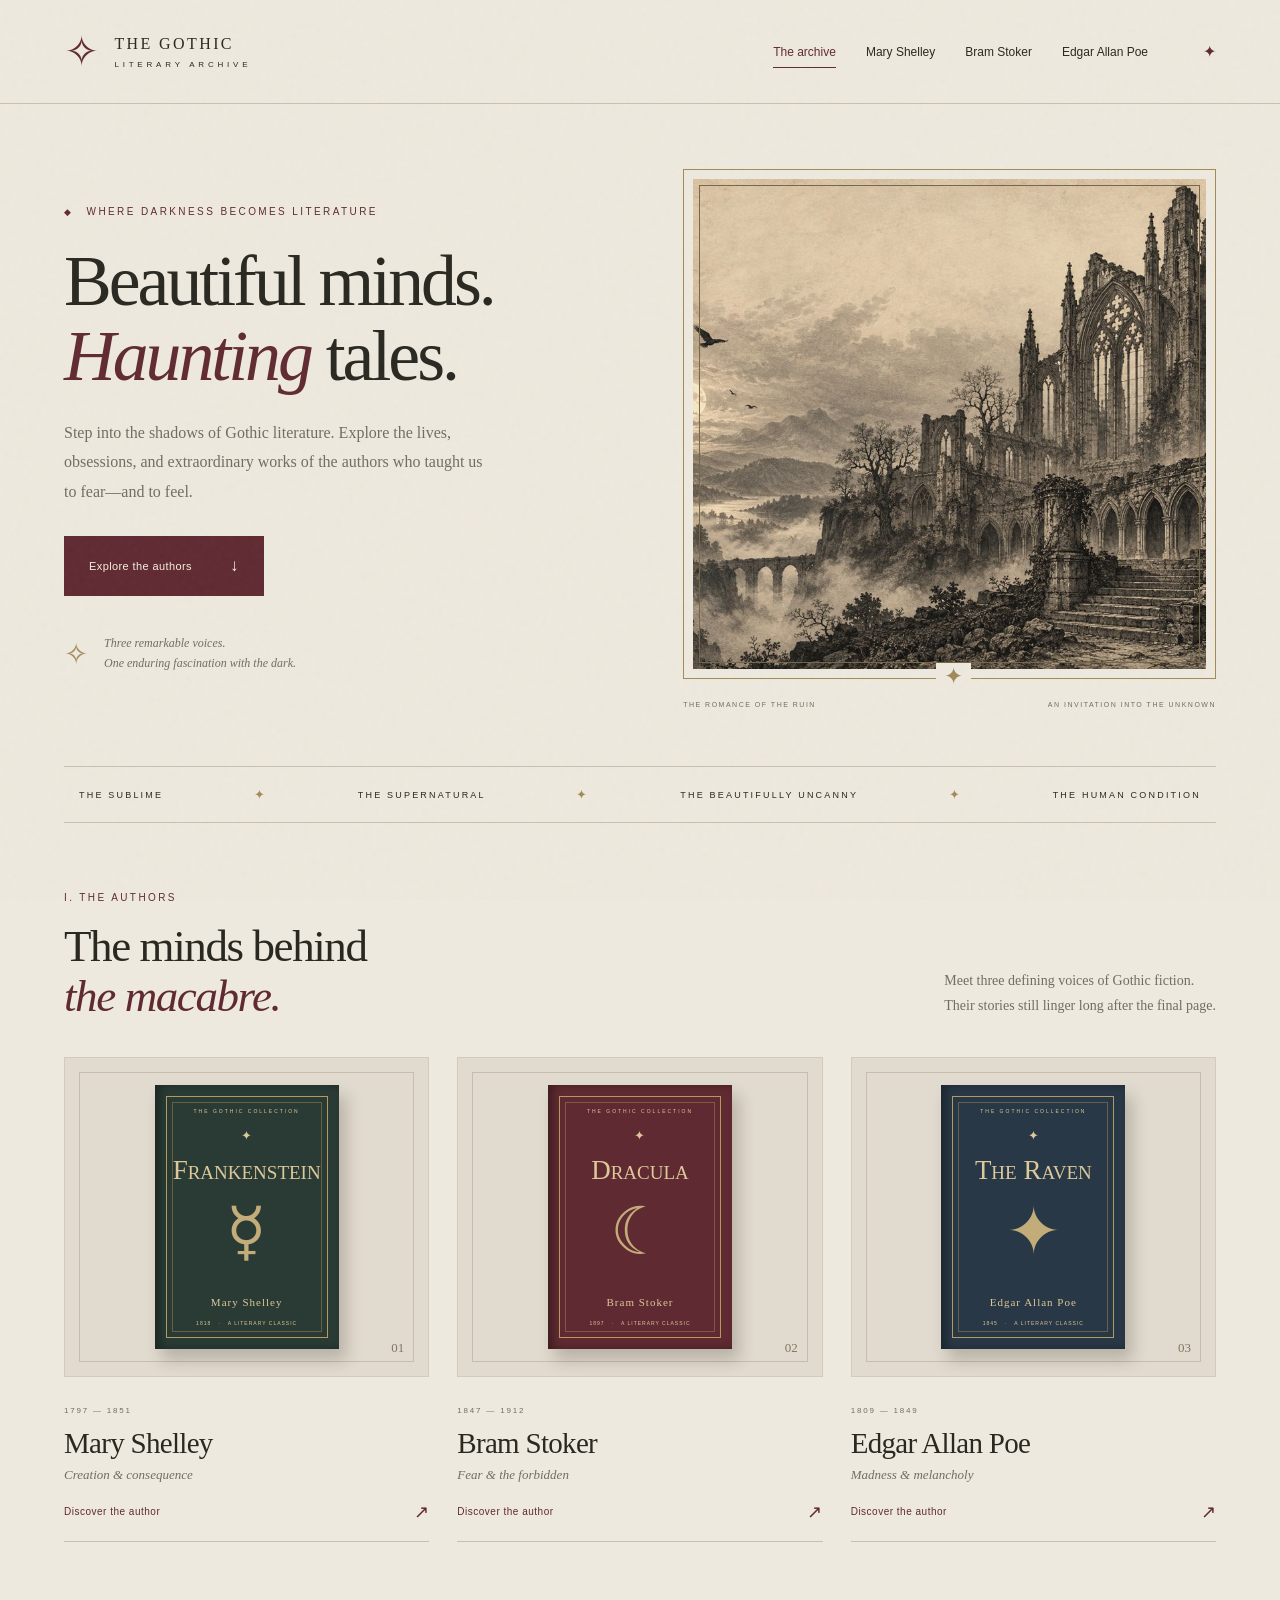
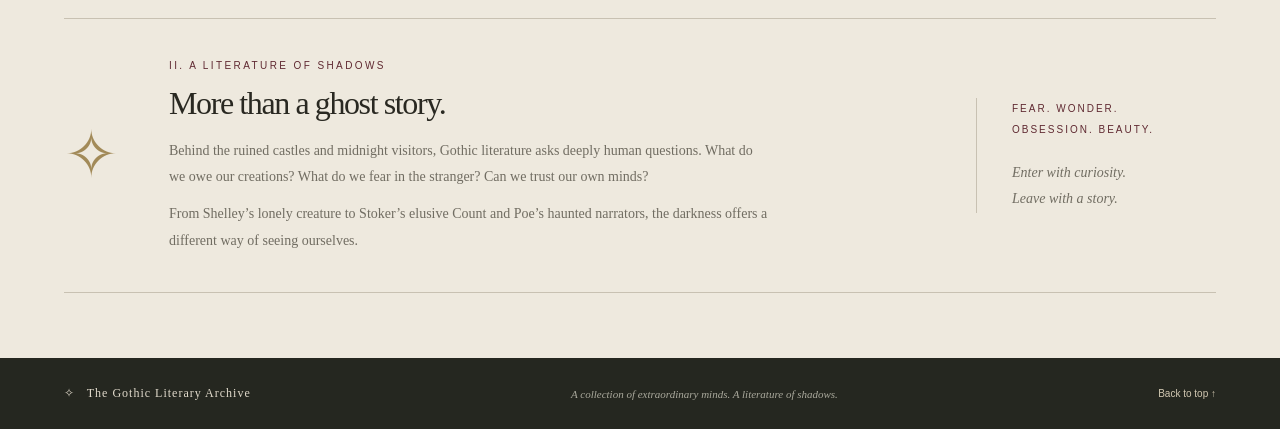
<file: index.html>
<!doctype html><html lang="en"><head><meta charset="utf-8"><meta name="viewport" content="width=device-width, initial-scale=1"><meta name="description" content="Explore the lives and works of Mary Shelley, Bram Stoker, and Edgar Allan Poe. A beautifully curated introduction to Gothic literature."><title>Gothic Horror Authors | The Gothic Literary Archive</title><link rel="stylesheet" href="assets/style.css"></head><body><a class="skip" href="#main">Skip to content</a><header><a class="brand" href="index.html"><span class="brand-icon">✧</span><span>THE GOTHIC<span class="brand-sub">LITERARY ARCHIVE</span></span></a><nav aria-label="Main navigation"><a aria-current="page" href="index.html">The archive</a><a  href="mary_shelley.html">Mary Shelley</a><a  href="bram_stoker.html">Bram Stoker</a><a  href="edgar_allan_poe.html">Edgar Allan Poe</a></nav><span class="nav-mark" aria-hidden="true">✦</span></header><main id="main"><section class="hero" id="top"><div class="hero-copy"><p class="eyebrow"><span class="tiny-diamond">◆</span> WHERE DARKNESS BECOMES LITERATURE</p><h1>Beautiful minds.<br><em>Haunting</em> tales.</h1><p class="intro">Step into the shadows of Gothic literature. Explore the lives, obsessions, and extraordinary works of the authors who taught us to fear—and to feel.</p><a class="button" href="#authors">Explore the authors <span>↓</span></a><div class="hero-note"><span>✧</span><p>Three remarkable voices.<br>One enduring fascination with the dark.</p></div></div><figure class="hero-art"><div class="art-frame"><img src="assets/abbey.jpg" alt="An atmospheric engraving of a ruined Gothic abbey in moonlight"><span class="art-corner">✦</span></div><figcaption><span>THE ROMANCE OF THE RUIN</span><span>AN INVITATION INTO THE UNKNOWN</span></figcaption></figure></section><div class="chapter-band"><span>THE SUBLIME</span><b>✦</b><span>THE SUPERNATURAL</span><b>✦</b><span>THE BEAUTIFULLY UNCANNY</span><b>✦</b><span>THE HUMAN CONDITION</span></div><section class="authors section" id="authors"><div class="section-heading"><div><p class="eyebrow">I. THE AUTHORS</p><h2>The minds behind<br><em>the macabre.</em></h2></div><p>Meet three defining voices of Gothic fiction.<br>Their stories still linger long after the final page.</p></div><div class="author-grid"><a class="author-card" href="mary_shelley.html"><div class="card-art"><div class="book-cover mary_shelley "><span class="cover-top">THE GOTHIC COLLECTION</span><span class="cover-rule">✦</span><span class="cover-title">Frankenstein</span><span class="cover-symbol" aria-hidden="true">☿</span><span class="cover-author">Mary Shelley</span><span class="cover-bottom">1818 &nbsp; · &nbsp; A LITERARY CLASSIC</span></div><span class="card-no">01</span></div><div class="card-info"><span class="eyebrow">1797 — 1851</span><h3>Mary Shelley</h3><p>Creation & consequence</p><span class="text-link">Discover the author <span>↗</span></span></div></a><a class="author-card" href="bram_stoker.html"><div class="card-art"><div class="book-cover bram_stoker "><span class="cover-top">THE GOTHIC COLLECTION</span><span class="cover-rule">✦</span><span class="cover-title">Dracula</span><span class="cover-symbol" aria-hidden="true">☾</span><span class="cover-author">Bram Stoker</span><span class="cover-bottom">1897 &nbsp; · &nbsp; A LITERARY CLASSIC</span></div><span class="card-no">02</span></div><div class="card-info"><span class="eyebrow">1847 — 1912</span><h3>Bram Stoker</h3><p>Fear & the forbidden</p><span class="text-link">Discover the author <span>↗</span></span></div></a><a class="author-card" href="edgar_allan_poe.html"><div class="card-art"><div class="book-cover edgar_allan_poe "><span class="cover-top">THE GOTHIC COLLECTION</span><span class="cover-rule">✦</span><span class="cover-title">The Raven</span><span class="cover-symbol" aria-hidden="true">✦</span><span class="cover-author">Edgar Allan Poe</span><span class="cover-bottom">1845 &nbsp; · &nbsp; A LITERARY CLASSIC</span></div><span class="card-no">03</span></div><div class="card-info"><span class="eyebrow">1809 — 1849</span><h3>Edgar Allan Poe</h3><p>Madness & melancholy</p><span class="text-link">Discover the author <span>↗</span></span></div></a></div></section><section class="gothic-note section" id="about"><div class="note-emblem" aria-hidden="true">✧</div><div><p class="eyebrow">II. A LITERATURE OF SHADOWS</p><h2>More than a ghost story.</h2><p>Behind the ruined castles and midnight visitors, Gothic literature asks deeply human questions. What do we owe our creations? What do we fear in the stranger? Can we trust our own minds?</p><p>From Shelley’s lonely creature to Stoker’s elusive Count and Poe’s haunted narrators, the darkness offers a different way of seeing ourselves.</p></div><div class="note-aside"><span>FEAR. WONDER.<br>OBSESSION. BEAUTY.</span><p>Enter with curiosity.<br>Leave with a story.</p></div></section></main><footer><a class="brand" href="index.html">✧ &nbsp; The Gothic Literary Archive</a><p>A collection of extraordinary minds. A literature of shadows.</p><a href="#top">Back to top ↑</a></footer></body></html>
</file>
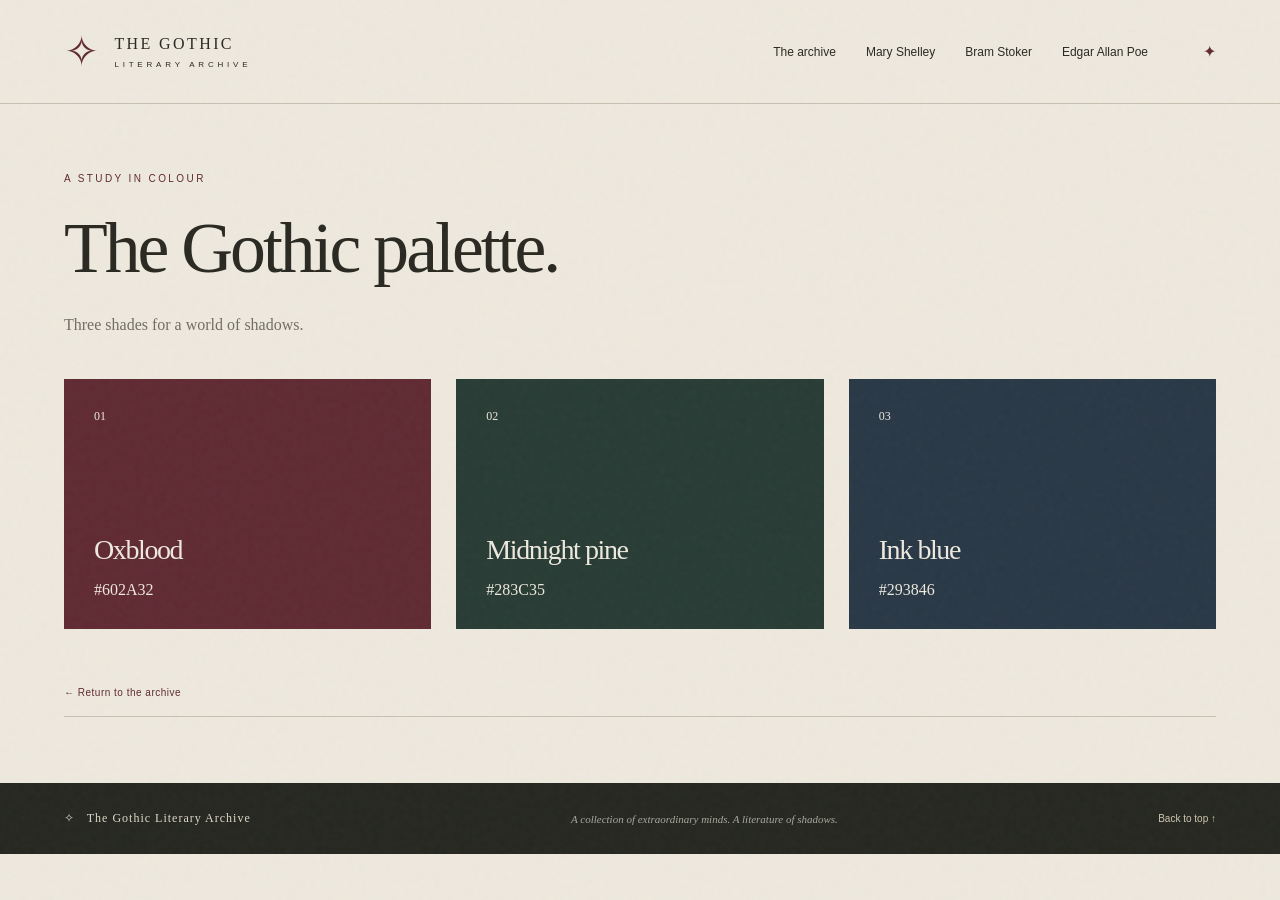
<file: boxtask.html>
<!doctype html><html lang="en"><head><meta charset="utf-8"><meta name="viewport" content="width=device-width, initial-scale=1"><meta name="description" content="Explore the lives and works of Mary Shelley, Bram Stoker, and Edgar Allan Poe. A beautifully curated introduction to Gothic literature."><title>A study in colour | The Gothic Literary Archive</title><link rel="stylesheet" href="assets/style.css"></head><body><a class="skip" href="#main">Skip to content</a><header><a class="brand" href="index.html"><span class="brand-icon">✧</span><span>THE GOTHIC<span class="brand-sub">LITERARY ARCHIVE</span></span></a><nav aria-label="Main navigation"><a  href="index.html">The archive</a><a  href="mary_shelley.html">Mary Shelley</a><a  href="bram_stoker.html">Bram Stoker</a><a  href="edgar_allan_poe.html">Edgar Allan Poe</a></nav><span class="nav-mark" aria-hidden="true">✦</span></header><main id="main"><section class="section" id="top"><p class="eyebrow">A STUDY IN COLOUR</p><h1>The Gothic palette.</h1><p class="intro">Three shades for a world of shadows.</p><div class="swatches"><section id="red"><span>01</span><h2>Oxblood</h2><p>#602A32</p></section><section id="green"><span>02</span><h2>Midnight pine</h2><p>#283C35</p></section><section id="blue"><span>03</span><h2>Ink blue</h2><p>#293846</p></section></div><a class="text-link" href="index.html">← Return to the archive</a></section></main><footer><a class="brand" href="index.html">✧ &nbsp; The Gothic Literary Archive</a><p>A collection of extraordinary minds. A literature of shadows.</p><a href="#top">Back to top ↑</a></footer></body></html>
</file>
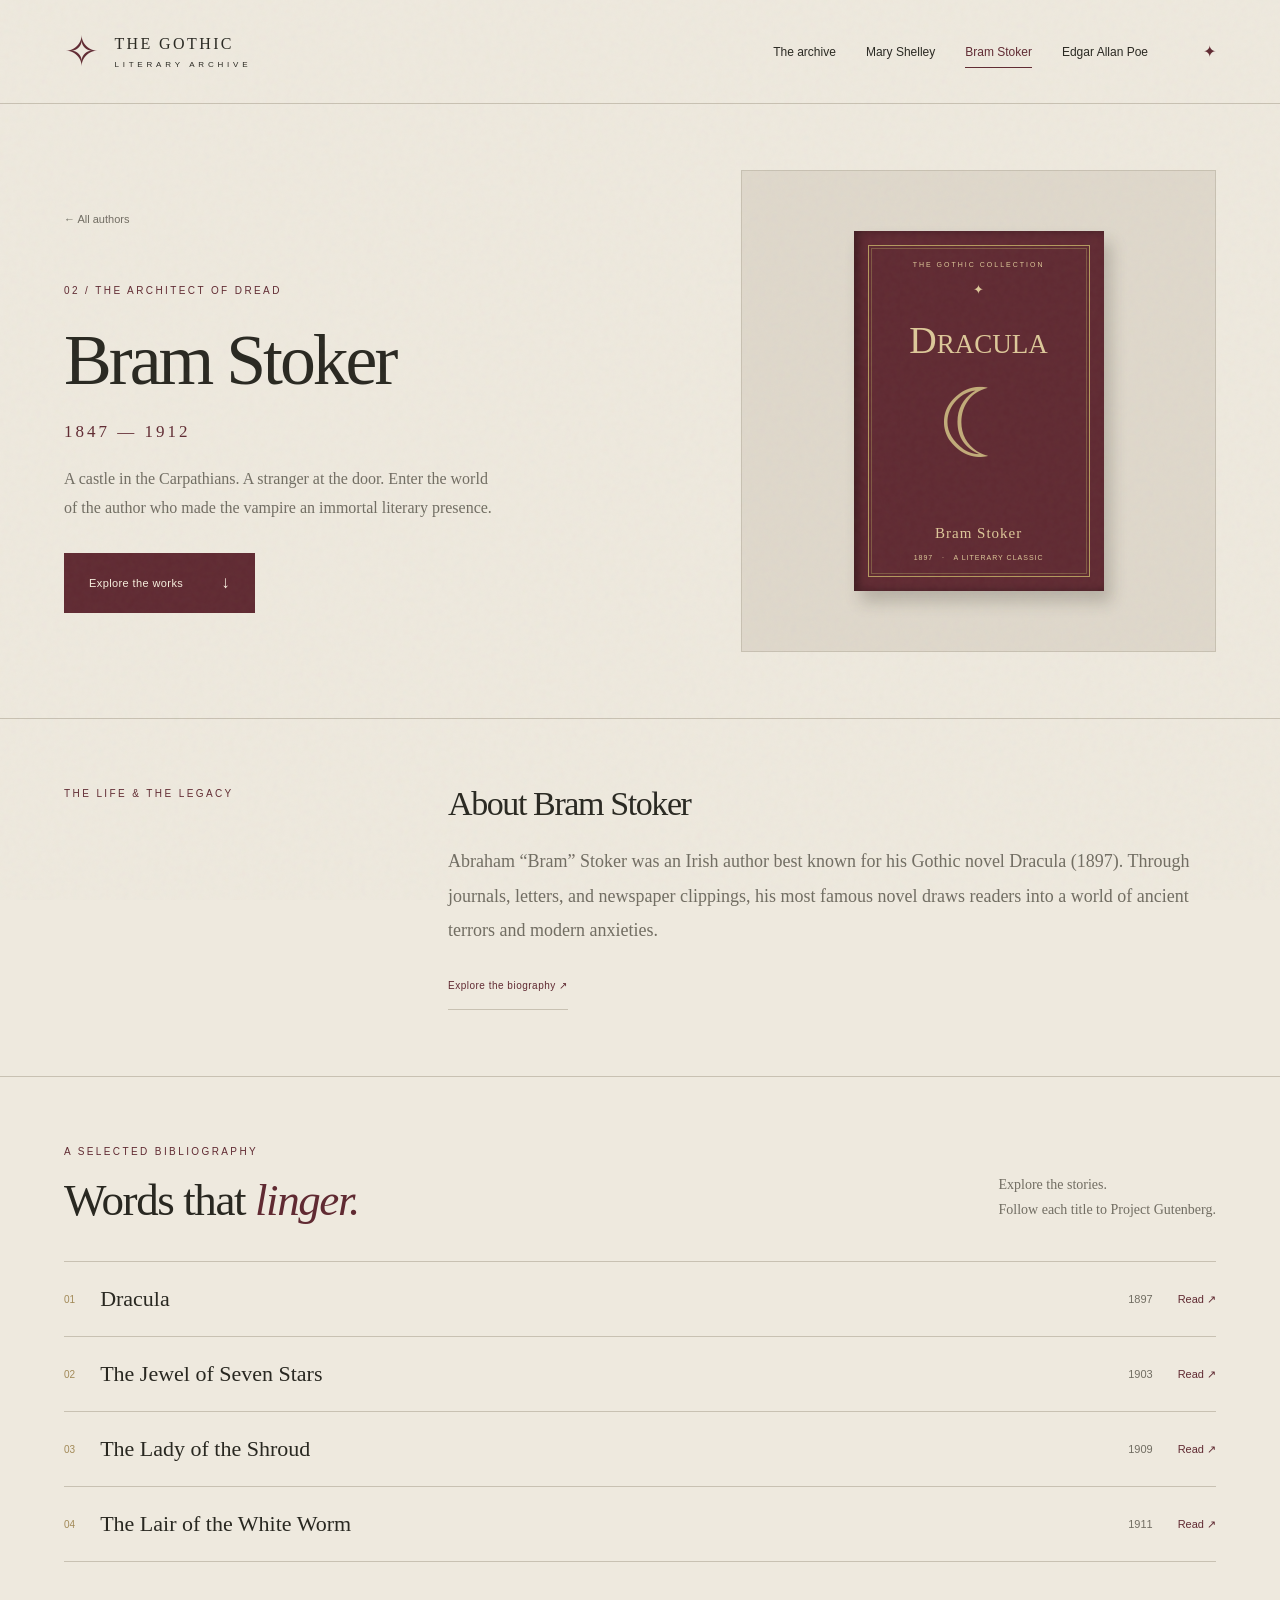
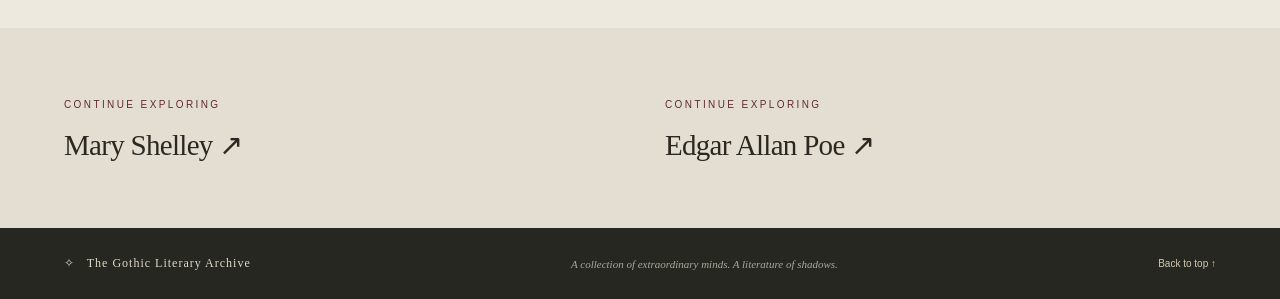
<file: bram_stoker.html>
<!doctype html><html lang="en"><head><meta charset="utf-8"><meta name="viewport" content="width=device-width, initial-scale=1"><meta name="description" content="Explore the lives and works of Mary Shelley, Bram Stoker, and Edgar Allan Poe. A beautifully curated introduction to Gothic literature."><title>Bram Stoker | The Gothic Literary Archive</title><link rel="stylesheet" href="assets/style.css"></head><body><a class="skip" href="#main">Skip to content</a><header><a class="brand" href="index.html"><span class="brand-icon">✧</span><span>THE GOTHIC<span class="brand-sub">LITERARY ARCHIVE</span></span></a><nav aria-label="Main navigation"><a  href="index.html">The archive</a><a  href="mary_shelley.html">Mary Shelley</a><a aria-current=page href="bram_stoker.html">Bram Stoker</a><a  href="edgar_allan_poe.html">Edgar Allan Poe</a></nav><span class="nav-mark" aria-hidden="true">✦</span></header><main id="main"><section class="profile section" id="top"><div><a class="breadcrumb" href="index.html#authors">← All authors</a><p class="eyebrow profile-label">02 / THE ARCHITECT OF DREAD</p><h1>Bram Stoker</h1><p class="lifespan">1847 — 1912</p><p class="intro">A castle in the Carpathians. A stranger at the door. Enter the world of the author who made the vampire an immortal literary presence.</p><a class="button" href="#works">Explore the works <span>↓</span></a></div><div class="profile-art"><div class="book-cover bram_stoker "><span class="cover-top">THE GOTHIC COLLECTION</span><span class="cover-rule">✦</span><span class="cover-title">Dracula</span><span class="cover-symbol" aria-hidden="true">☾</span><span class="cover-author">Bram Stoker</span><span class="cover-bottom">1897 &nbsp; · &nbsp; A LITERARY CLASSIC</span></div></div></section><section class="biography section"><p class="eyebrow">THE LIFE & THE LEGACY</p><div><h2>About Bram Stoker</h2><p>Abraham “Bram” Stoker was an Irish author best known for his Gothic novel Dracula (1897). Through journals, letters, and newspaper clippings, his most famous novel draws readers into a world of ancient terrors and modern anxieties.</p><a class="text-link external" href="https://en.wikipedia.org/wiki/Bram_Stoker">Explore the biography ↗</a></div></section><section class="works section" id="works"><div class="section-heading"><div><p class="eyebrow">A SELECTED BIBLIOGRAPHY</p><h2>Words that <em>linger.</em></h2></div><p>Explore the stories.<br>Follow each title to Project Gutenberg.</p></div><ol><li><span class="work-no">01</span><span>Dracula</span><small>1897</small><a aria-label="Read Dracula at Project Gutenberg" href="https://www.gutenberg.org/ebooks/search/?query=Dracula">Read ↗</a></li><li><span class="work-no">02</span><span>The Jewel of Seven Stars</span><small>1903</small><a aria-label="Read The Jewel of Seven Stars at Project Gutenberg" href="https://www.gutenberg.org/ebooks/search/?query=The+Jewel+of+Seven+Stars">Read ↗</a></li><li><span class="work-no">03</span><span>The Lady of the Shroud</span><small>1909</small><a aria-label="Read The Lady of the Shroud at Project Gutenberg" href="https://www.gutenberg.org/ebooks/search/?query=The+Lady+of+the+Shroud">Read ↗</a></li><li><span class="work-no">04</span><span>The Lair of the White Worm</span><small>1911</small><a aria-label="Read The Lair of the White Worm at Project Gutenberg" href="https://www.gutenberg.org/ebooks/search/?query=The+Lair+of+the+White+Worm">Read ↗</a></li></ol></section><section class="next-authors section"><a href="mary_shelley.html"><span class="eyebrow">CONTINUE EXPLORING</span><h3>Mary Shelley ↗</h3></a><a href="edgar_allan_poe.html"><span class="eyebrow">CONTINUE EXPLORING</span><h3>Edgar Allan Poe ↗</h3></a></section></main><footer><a class="brand" href="index.html">✧ &nbsp; The Gothic Literary Archive</a><p>A collection of extraordinary minds. A literature of shadows.</p><a href="#top">Back to top ↑</a></footer></body></html>
</file>
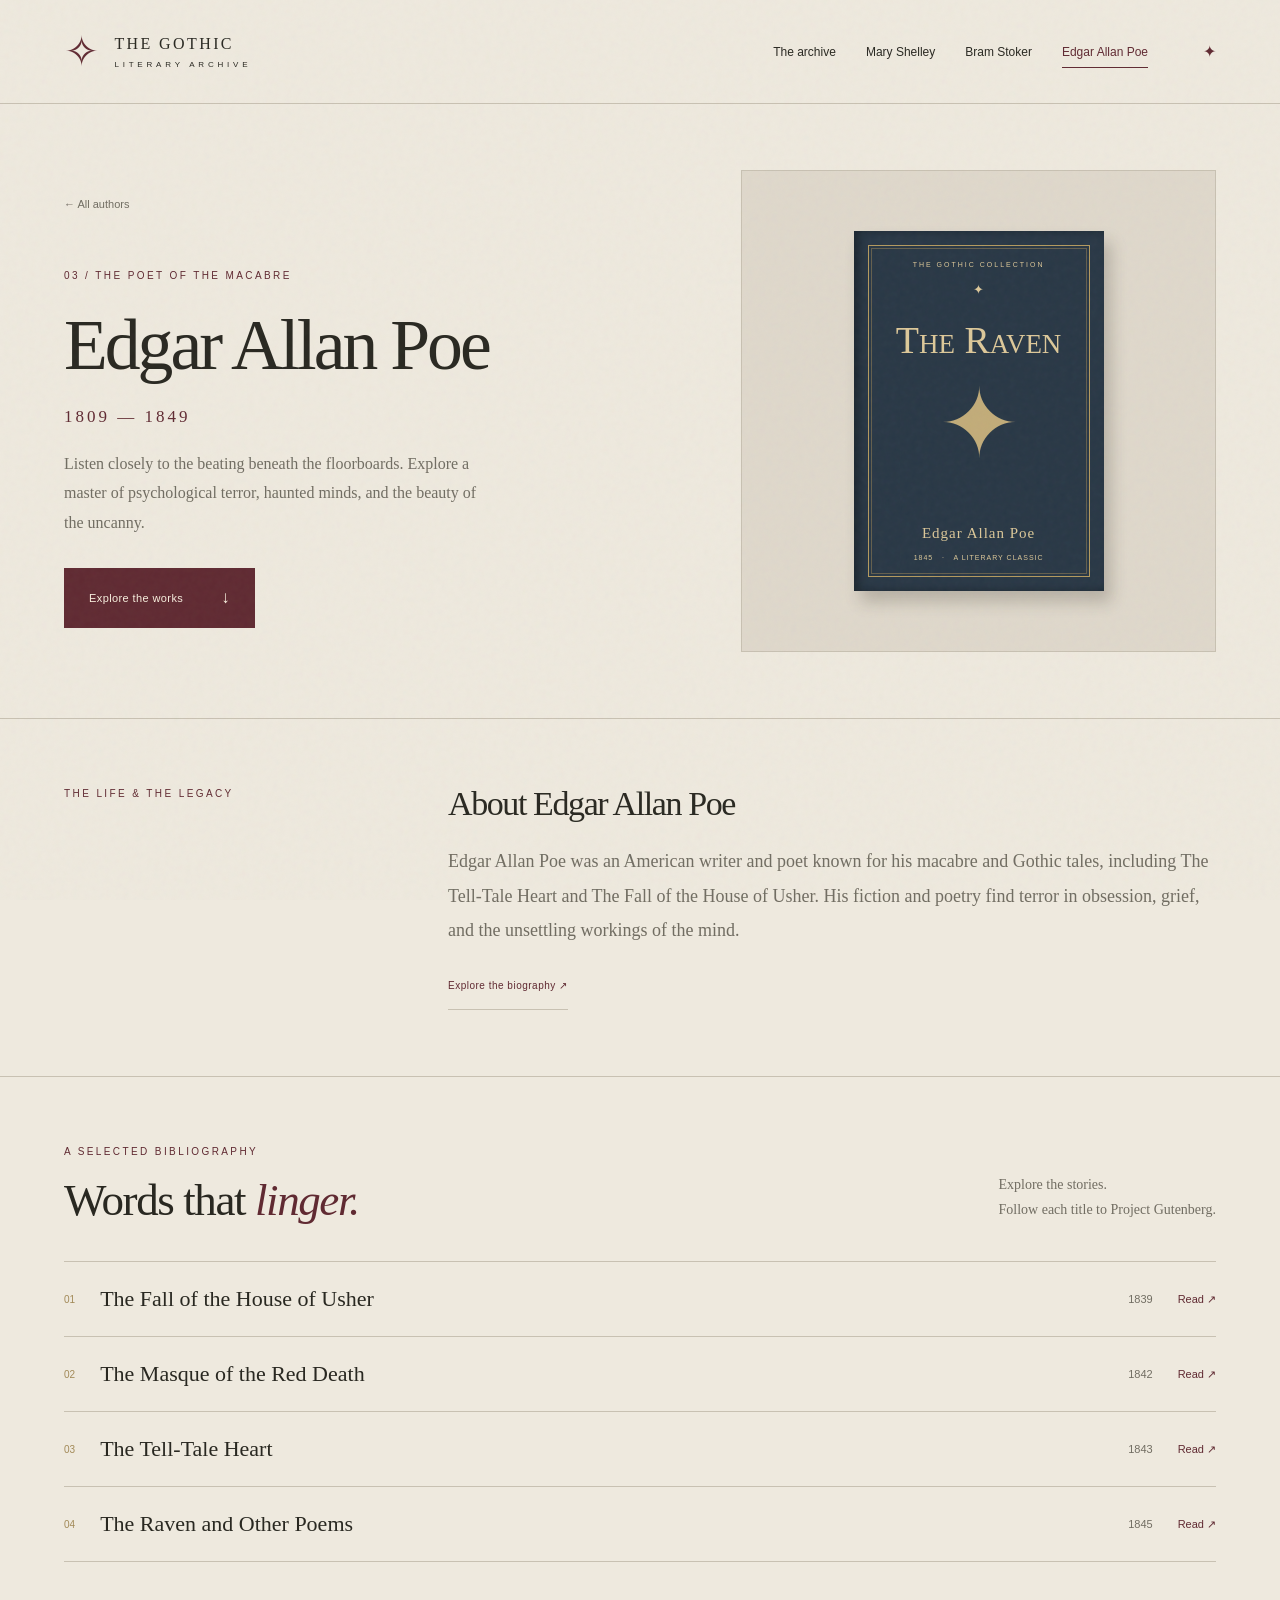
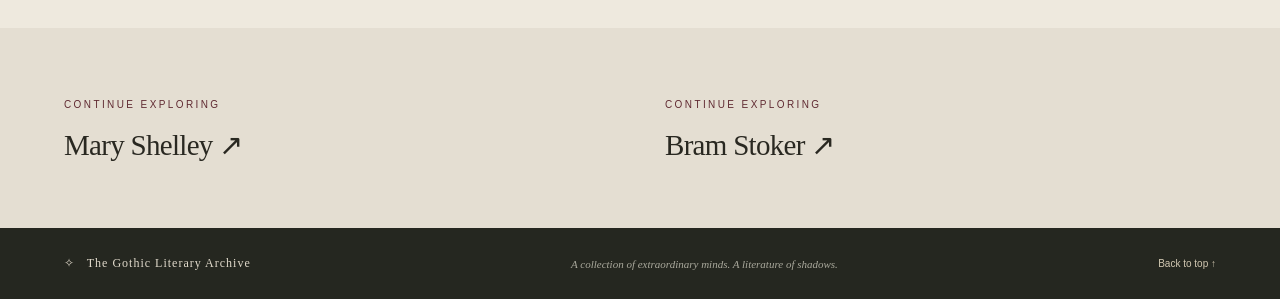
<file: edgar_allan_poe.html>
<!doctype html><html lang="en"><head><meta charset="utf-8"><meta name="viewport" content="width=device-width, initial-scale=1"><meta name="description" content="Explore the lives and works of Mary Shelley, Bram Stoker, and Edgar Allan Poe. A beautifully curated introduction to Gothic literature."><title>Edgar Allan Poe | The Gothic Literary Archive</title><link rel="stylesheet" href="assets/style.css"></head><body><a class="skip" href="#main">Skip to content</a><header><a class="brand" href="index.html"><span class="brand-icon">✧</span><span>THE GOTHIC<span class="brand-sub">LITERARY ARCHIVE</span></span></a><nav aria-label="Main navigation"><a  href="index.html">The archive</a><a  href="mary_shelley.html">Mary Shelley</a><a  href="bram_stoker.html">Bram Stoker</a><a aria-current=page href="edgar_allan_poe.html">Edgar Allan Poe</a></nav><span class="nav-mark" aria-hidden="true">✦</span></header><main id="main"><section class="profile section" id="top"><div><a class="breadcrumb" href="index.html#authors">← All authors</a><p class="eyebrow profile-label">03 / THE POET OF THE MACABRE</p><h1>Edgar Allan Poe</h1><p class="lifespan">1809 — 1849</p><p class="intro">Listen closely to the beating beneath the floorboards. Explore a master of psychological terror, haunted minds, and the beauty of the uncanny.</p><a class="button" href="#works">Explore the works <span>↓</span></a></div><div class="profile-art"><div class="book-cover edgar_allan_poe "><span class="cover-top">THE GOTHIC COLLECTION</span><span class="cover-rule">✦</span><span class="cover-title">The Raven</span><span class="cover-symbol" aria-hidden="true">✦</span><span class="cover-author">Edgar Allan Poe</span><span class="cover-bottom">1845 &nbsp; · &nbsp; A LITERARY CLASSIC</span></div></div></section><section class="biography section"><p class="eyebrow">THE LIFE & THE LEGACY</p><div><h2>About Edgar Allan Poe</h2><p>Edgar Allan Poe was an American writer and poet known for his macabre and Gothic tales, including The Tell-Tale Heart and The Fall of the House of Usher. His fiction and poetry find terror in obsession, grief, and the unsettling workings of the mind.</p><a class="text-link external" href="https://en.wikipedia.org/wiki/Edgar_Allan_Poe">Explore the biography ↗</a></div></section><section class="works section" id="works"><div class="section-heading"><div><p class="eyebrow">A SELECTED BIBLIOGRAPHY</p><h2>Words that <em>linger.</em></h2></div><p>Explore the stories.<br>Follow each title to Project Gutenberg.</p></div><ol><li><span class="work-no">01</span><span>The Fall of the House of Usher</span><small>1839</small><a aria-label="Read The Fall of the House of Usher at Project Gutenberg" href="https://www.gutenberg.org/ebooks/search/?query=The+Fall+of+the+House+of+Usher">Read ↗</a></li><li><span class="work-no">02</span><span>The Masque of the Red Death</span><small>1842</small><a aria-label="Read The Masque of the Red Death at Project Gutenberg" href="https://www.gutenberg.org/ebooks/search/?query=The+Masque+of+the+Red+Death">Read ↗</a></li><li><span class="work-no">03</span><span>The Tell-Tale Heart</span><small>1843</small><a aria-label="Read The Tell-Tale Heart at Project Gutenberg" href="https://www.gutenberg.org/ebooks/search/?query=The+Tell-Tale+Heart">Read ↗</a></li><li><span class="work-no">04</span><span>The Raven and Other Poems</span><small>1845</small><a aria-label="Read The Raven and Other Poems at Project Gutenberg" href="https://www.gutenberg.org/ebooks/search/?query=The+Raven+and+Other+Poems">Read ↗</a></li></ol></section><section class="next-authors section"><a href="mary_shelley.html"><span class="eyebrow">CONTINUE EXPLORING</span><h3>Mary Shelley ↗</h3></a><a href="bram_stoker.html"><span class="eyebrow">CONTINUE EXPLORING</span><h3>Bram Stoker ↗</h3></a></section></main><footer><a class="brand" href="index.html">✧ &nbsp; The Gothic Literary Archive</a><p>A collection of extraordinary minds. A literature of shadows.</p><a href="#top">Back to top ↑</a></footer></body></html>
</file>
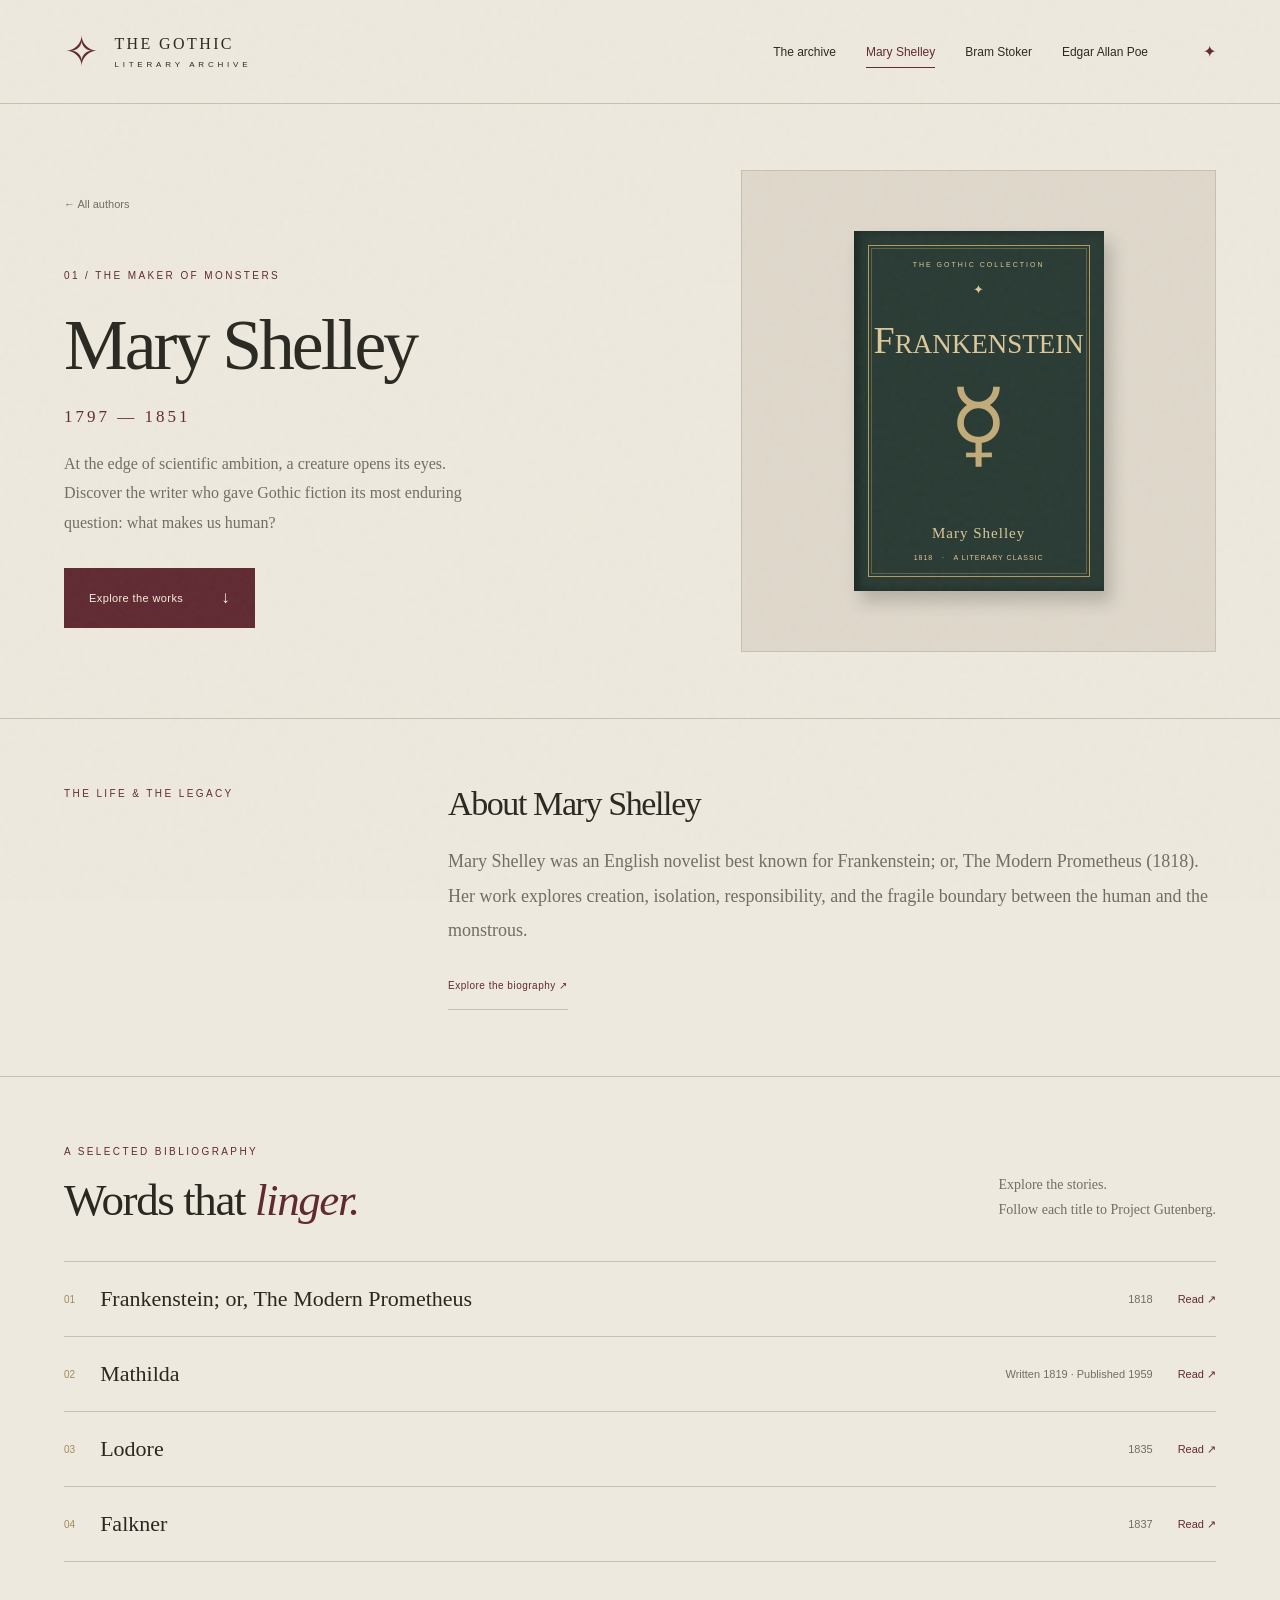
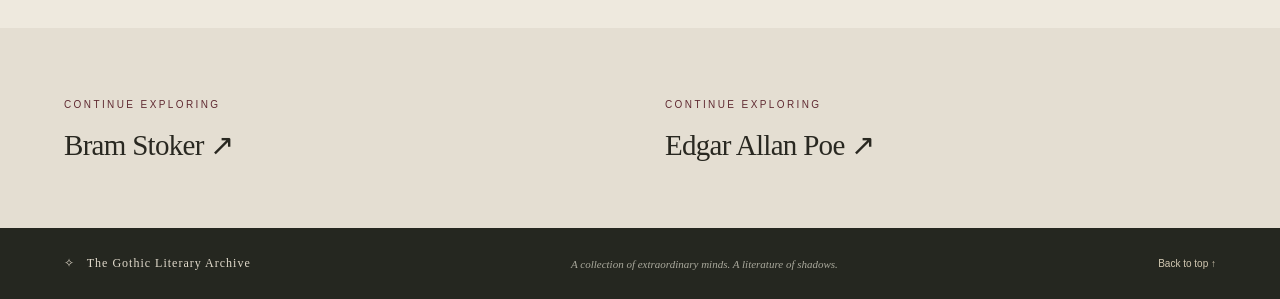
<file: mary_shelley.html>
<!doctype html><html lang="en"><head><meta charset="utf-8"><meta name="viewport" content="width=device-width, initial-scale=1"><meta name="description" content="Explore the lives and works of Mary Shelley, Bram Stoker, and Edgar Allan Poe. A beautifully curated introduction to Gothic literature."><title>Mary Shelley | The Gothic Literary Archive</title><link rel="stylesheet" href="assets/style.css"></head><body><a class="skip" href="#main">Skip to content</a><header><a class="brand" href="index.html"><span class="brand-icon">✧</span><span>THE GOTHIC<span class="brand-sub">LITERARY ARCHIVE</span></span></a><nav aria-label="Main navigation"><a  href="index.html">The archive</a><a aria-current=page href="mary_shelley.html">Mary Shelley</a><a  href="bram_stoker.html">Bram Stoker</a><a  href="edgar_allan_poe.html">Edgar Allan Poe</a></nav><span class="nav-mark" aria-hidden="true">✦</span></header><main id="main"><section class="profile section" id="top"><div><a class="breadcrumb" href="index.html#authors">← All authors</a><p class="eyebrow profile-label">01 / THE MAKER OF MONSTERS</p><h1>Mary Shelley</h1><p class="lifespan">1797 — 1851</p><p class="intro">At the edge of scientific ambition, a creature opens its eyes. Discover the writer who gave Gothic fiction its most enduring question: what makes us human?</p><a class="button" href="#works">Explore the works <span>↓</span></a></div><div class="profile-art"><div class="book-cover mary_shelley "><span class="cover-top">THE GOTHIC COLLECTION</span><span class="cover-rule">✦</span><span class="cover-title">Frankenstein</span><span class="cover-symbol" aria-hidden="true">☿</span><span class="cover-author">Mary Shelley</span><span class="cover-bottom">1818 &nbsp; · &nbsp; A LITERARY CLASSIC</span></div></div></section><section class="biography section"><p class="eyebrow">THE LIFE & THE LEGACY</p><div><h2>About Mary Shelley</h2><p>Mary Shelley was an English novelist best known for Frankenstein; or, The Modern Prometheus (1818). Her work explores creation, isolation, responsibility, and the fragile boundary between the human and the monstrous.</p><a class="text-link external" href="https://en.wikipedia.org/wiki/Mary_Shelley">Explore the biography ↗</a></div></section><section class="works section" id="works"><div class="section-heading"><div><p class="eyebrow">A SELECTED BIBLIOGRAPHY</p><h2>Words that <em>linger.</em></h2></div><p>Explore the stories.<br>Follow each title to Project Gutenberg.</p></div><ol><li><span class="work-no">01</span><span>Frankenstein; or, The Modern Prometheus</span><small>1818</small><a aria-label="Read Frankenstein at Project Gutenberg" href="https://www.gutenberg.org/ebooks/search/?query=Frankenstein">Read ↗</a></li><li><span class="work-no">02</span><span>Mathilda</span><small>Written 1819 · Published 1959</small><a aria-label="Read Mathilda at Project Gutenberg" href="https://www.gutenberg.org/ebooks/search/?query=Mathilda">Read ↗</a></li><li><span class="work-no">03</span><span>Lodore</span><small>1835</small><a aria-label="Read Lodore at Project Gutenberg" href="https://www.gutenberg.org/ebooks/search/?query=Lodore">Read ↗</a></li><li><span class="work-no">04</span><span>Falkner</span><small>1837</small><a aria-label="Read Falkner at Project Gutenberg" href="https://www.gutenberg.org/ebooks/search/?query=Falkner">Read ↗</a></li></ol></section><section class="next-authors section"><a href="bram_stoker.html"><span class="eyebrow">CONTINUE EXPLORING</span><h3>Bram Stoker ↗</h3></a><a href="edgar_allan_poe.html"><span class="eyebrow">CONTINUE EXPLORING</span><h3>Edgar Allan Poe ↗</h3></a></section></main><footer><a class="brand" href="index.html">✧ &nbsp; The Gothic Literary Archive</a><p>A collection of extraordinary minds. A literature of shadows.</p><a href="#top">Back to top ↑</a></footer></body></html>
</file>
<file: assets/style.css>
:root{--paper:#eee9de;--ink:#292821;--muted:#716d62;--red:#602a32;--line:#c8c1b2;--gold:#a28a58}*{box-sizing:border-box}html{scroll-behavior:smooth;scroll-padding-top:25px}body{margin:0;background:var(--paper);color:var(--ink);font-family:Georgia,'Times New Roman',serif;-webkit-font-smoothing:antialiased}body:before{content:'';position:fixed;inset:0;pointer-events:none;z-index:5;opacity:.12;background-image:url("data:image/svg+xml,%3Csvg viewBox='0 0 180 180' xmlns='http://www.w3.org/2000/svg'%3E%3Cfilter id='n'%3E%3CfeTurbulence type='fractalNoise' baseFrequency='.8' numOctaves='3' stitchTiles='stitch'/%3E%3C/filter%3E%3Cpath fill='%23766c58' filter='url(%23n)' opacity='.3' d='M0 0h180v180H0z'/%3E%3C/svg%3E")}a{color:inherit;text-decoration:none}a,button{touch-action:manipulation}a:focus-visible{outline:2px solid var(--red);outline-offset:6px}header{max-width:1440px;margin:auto;padding:27px 5%;display:flex;align-items:center;gap:30px;border-bottom:1px solid var(--line)}.brand{display:flex;align-items:center;font-size:16px;letter-spacing:2.4px;white-space:nowrap}.brand-icon{font-size:42px;margin-right:13px;color:var(--red)}.brand-sub{display:block;font:8px Arial,sans-serif;letter-spacing:3.8px;margin-top:7px}nav{display:flex;gap:30px;margin-left:auto;align-items:center;font:12px Arial,sans-serif}nav a{padding:12px 0;position:relative}nav a[aria-current]{color:var(--red)}nav a[aria-current]:after{content:'';height:1px;background:var(--red);position:absolute;bottom:3px;left:0;right:0}nav a:hover{color:var(--red)}.nav-mark{margin-left:25px;color:var(--red)}main{max-width:1440px;margin:auto}.hero{display:grid;grid-template-columns:1.04fr 1fr;gap:65px;padding:65px 5% 58px;align-items:center}.eyebrow{font:10px/1.7 Arial,sans-serif;letter-spacing:2.4px;color:var(--red);text-transform:uppercase}.tiny-diamond{margin-right:8px;font-size:9px}h1,h2,h3,p,figure{margin:0}h1{font-size:clamp(48px,5.6vw,82px);line-height:1.04;font-weight:400;letter-spacing:-3px;margin:24px 0}em{color:var(--red);font-weight:400}h2{font-size:45px;line-height:1.1;font-weight:400;letter-spacing:-1.4px}h3{font-weight:400;font-size:29px;letter-spacing:-.7px}.intro{font-size:16px;line-height:1.85;max-width:435px;color:var(--muted)}.button{display:inline-flex;gap:38px;align-items:center;background:var(--red);color:#f8f0df;font:11px Arial,sans-serif;letter-spacing:.4px;padding:19px 24px;margin-top:30px;border:1px solid var(--red);transition:background .2s,transform .2s}.button:hover{background:#452028;transform:translateY(-2px)}.button span{font-size:17px}.hero-note{display:flex;gap:16px;align-items:center;margin-top:38px;color:var(--muted)}.hero-note>span{font-size:29px;color:var(--gold)}.hero-note p{font-size:12px;line-height:1.65;font-style:italic}.hero-art{position:relative}.art-frame{position:relative;padding:9px;border:1px solid var(--gold)}.art-frame:before{content:'';position:absolute;inset:15px;border:1px solid #766746;pointer-events:none;z-index:1}.hero-art img{width:100%;height:490px;object-fit:cover;display:block;filter:sepia(.2) contrast(.92);object-position:53% center}.art-corner{position:absolute;bottom:-12px;left:calc(50% - 14px);background:var(--paper);color:var(--gold);padding:0 8px;font-size:23px}figcaption{display:flex;justify-content:space-between;gap:10px;font:7px Arial,sans-serif;letter-spacing:1.5px;color:var(--muted);margin-top:22px}.chapter-band{display:flex;justify-content:space-between;align-items:center;border-top:1px solid var(--line);border-bottom:1px solid var(--line);margin:0 5%;padding:20px 15px;font:9px Arial,sans-serif;letter-spacing:2.2px}.chapter-band b{color:var(--gold);font-size:13px;font-weight:400}.section{padding:66px 5%}.section-heading{display:flex;align-items:end;justify-content:space-between;gap:30px;margin-bottom:36px}.section-heading .eyebrow{margin-bottom:16px}.section-heading>p{color:var(--muted);font-size:14px;line-height:1.8;padding-bottom:3px}.author-grid{display:grid;grid-template-columns:repeat(3,1fr);gap:28px}.author-card{display:block}.card-art{background:#e1dace;border:1px solid #d3cabb;height:320px;display:flex;justify-content:center;align-items:center;position:relative;overflow:hidden}.card-art:before{content:'';position:absolute;inset:14px;border:1px solid #c6bdad}.book-cover{width:184px;height:264px;background:#293b34;color:#ddc899;box-shadow:7px 11px 15px #29251d38,inset 5px 0 9px #0005;position:relative;display:flex;align-items:center;flex-direction:column;padding:23px 16px;outline:1px solid #b49a5e;outline-offset:-12px;transition:transform .35s}.book-cover:before{content:'';position:absolute;inset:17px;border:1px solid #9e865782;pointer-events:none}.bram_stoker{background:#602a32}.edgar_allan_poe{background:#293846}.cover-top{font:5px Arial,sans-serif;letter-spacing:2px}.cover-rule{font-size:13px;margin-top:14px}.cover-title{font-size:27px;text-align:center;margin-top:12px;line-height:1.1;font-variant:small-caps}.cover-symbol{font-size:66px;line-height:1.1;margin-top:10px;color:#c2ac79}.cover-author{font-size:11px;letter-spacing:1px;margin-top:auto}.cover-bottom{font:5px Arial,sans-serif;letter-spacing:1px;margin-top:12px}.card-no{position:absolute;bottom:20px;right:24px;font-size:13px;color:#827762}.author-card:hover .book-cover{transform:translateY(-6px) rotate(-2deg)}.card-info{padding-top:22px}.card-info .eyebrow{font-size:8px;color:var(--muted);letter-spacing:1.8px}.card-info h3{margin:9px 0 7px}.card-info p{font-size:13px;font-style:italic;color:var(--muted)}.text-link{display:flex;align-items:center;justify-content:space-between;border-bottom:1px solid var(--line);padding:18px 0;font:10px Arial,sans-serif;letter-spacing:.5px;color:var(--red)}.text-link span{font-size:18px}.gothic-note{margin:10px 5% 65px;padding:38px 0;border-top:1px solid var(--line);border-bottom:1px solid var(--line);display:grid;grid-template-columns:80px 1fr 240px;gap:25px;align-items:center}.note-emblem{font-size:65px;color:var(--gold)}.gothic-note h2{font-size:32px;margin:12px 0 17px}.gothic-note p:not(.eyebrow){font-size:14px;line-height:1.9;color:var(--muted);max-width:600px}.gothic-note p+p{margin-top:10px}.note-aside{border-left:1px solid var(--line);padding-left:35px}.note-aside>span{font:10px/2 Arial,sans-serif;letter-spacing:2px;color:var(--red)}.note-aside p{font-style:italic;margin-top:20px}footer{padding:28px 5%;background:#252720;color:#e1dacb;display:flex;justify-content:space-between;align-items:center;gap:20px}footer .brand{font-size:12px;letter-spacing:1px}footer p{font-size:11px;font-style:italic;color:#aaa99c}footer>a:last-child{font:10px Arial,sans-serif;color:#d2c8b2}.skip{position:fixed;left:15px;top:-100px;padding:12px;background:var(--paper);z-index:10}.skip:focus{top:12px}.profile{display:grid;grid-template-columns:1.3fr 1fr;gap:60px;align-items:center;border-bottom:1px solid var(--line)}.breadcrumb{font:11px Arial,sans-serif;color:var(--muted)}.profile-label{margin-top:55px}.profile h1{max-width:650px}.lifespan{color:var(--red);font-size:17px;letter-spacing:3px;margin-bottom:22px}.profile-art{background:#dfd8cb;padding:60px;display:grid;place-items:center;border:1px solid var(--line)}.profile-art .book-cover{width:250px;height:360px;padding:30px 22px;outline-offset:-15px}.profile-art .cover-title{font-size:38px;margin-top:22px}.profile-art .cover-symbol{font-size:96px}.profile-art .cover-author{font-size:15px}.profile-art .cover-top,.profile-art .cover-bottom{font-size:7px}.biography{display:grid;grid-template-columns:1fr 2fr;border-bottom:1px solid var(--line)}.biography h2{font-size:34px;margin-bottom:22px}.biography p:not(.eyebrow){font-size:18px;line-height:1.9;color:var(--muted)}.external{display:inline-block;margin-top:15px}.works ol{list-style:none;padding:0;margin:0}.works li{display:flex;gap:25px;align-items:center;border-top:1px solid var(--line);padding:24px 0;font-size:22px}.works li:last-child{border-bottom:1px solid var(--line)}.work-no{font:10px Arial,sans-serif;color:var(--gold)}.works small{margin-left:auto;color:var(--muted);font:11px Arial,sans-serif;white-space:nowrap}.works li a{font:11px Arial,sans-serif;color:var(--red);white-space:nowrap}.next-authors{display:grid;grid-template-columns:1fr 1fr;gap:50px;background:#e4ded2}.next-authors h3{margin-top:15px}.swatches{display:grid;grid-template-columns:repeat(3,1fr);gap:25px;margin:40px 0}.swatches section{height:250px;padding:30px;color:#eee9de;display:flex;flex-direction:column;justify-content:end}.swatches h2{font-size:28px;margin:15px 0}.swatches span{margin-bottom:auto;font-size:12px}#red{background:#602a32}#green{background:#283c35}#blue{background:#293846}@media(min-width:1441px){footer{padding-inline:calc((100vw - 1296px)/2)}}@media(max-width:1000px){header{gap:15px}nav{gap:16px;font-size:10px}.nav-mark{display:none}.hero{gap:30px}.hero-art img{height:440px}h1{font-size:61px}.gothic-note{grid-template-columns:60px 1fr}.note-aside{display:none}.card-art{height:290px}.section-heading>p{max-width:260px}footer p{display:none}.profile-art{padding:35px}.profile-art .book-cover{width:210px;height:320px}}@media(max-width:700px){header{flex-direction:column;align-items:flex-start;padding:20px 6% 12px;gap:18px}.brand{font-size:15px}.brand-icon{font-size:32px}nav{margin:0;width:100%;justify-content:space-between;gap:10px;font-size:10px;flex-wrap:wrap}.hero{grid-template-columns:1fr;padding:40px 6%;gap:35px}h1{font-size:55px;letter-spacing:-2px}.eyebrow{font-size:8px;letter-spacing:1.8px}.intro{font-size:16px}.hero-note{margin-top:25px}.hero-art img{height:380px}.chapter-band{flex-wrap:wrap;justify-content:center;gap:15px;padding:18px 0;font-size:7px}.chapter-band b:last-of-type{display:none}.chapter-band span:last-child{display:none}.section{padding:45px 6%}.section-heading{display:block}.section-heading>p{margin-top:20px;max-width:none}h2{font-size:36px}.author-grid{grid-template-columns:1fr;gap:35px}.card-art{height:330px}.card-info h3{font-size:30px}.gothic-note{margin:10px 6% 45px;grid-template-columns:1fr;padding:30px 0;gap:12px}.note-emblem{font-size:40px}.gothic-note h2{font-size:30px}footer{padding:25px 6%;flex-wrap:wrap}.profile{grid-template-columns:1fr;gap:35px}.profile-label{margin-top:30px}.profile-art{padding:45px}.biography{grid-template-columns:1fr;gap:20px}.biography h2{font-size:30px}.works li{gap:12px;flex-wrap:wrap;font-size:19px}.works li>span:nth-child(2){width:calc(100% - 40px)}.works small{margin-left:28px;font-size:10px}.works li a{margin-left:auto}.next-authors{grid-template-columns:1fr;gap:35px}.next-authors h3{font-size:25px}.swatches{grid-template-columns:1fr}.swatches section{height:220px}}@media(prefers-reduced-motion:reduce){html{scroll-behavior:auto}*{transition:none!important}}
</file>
